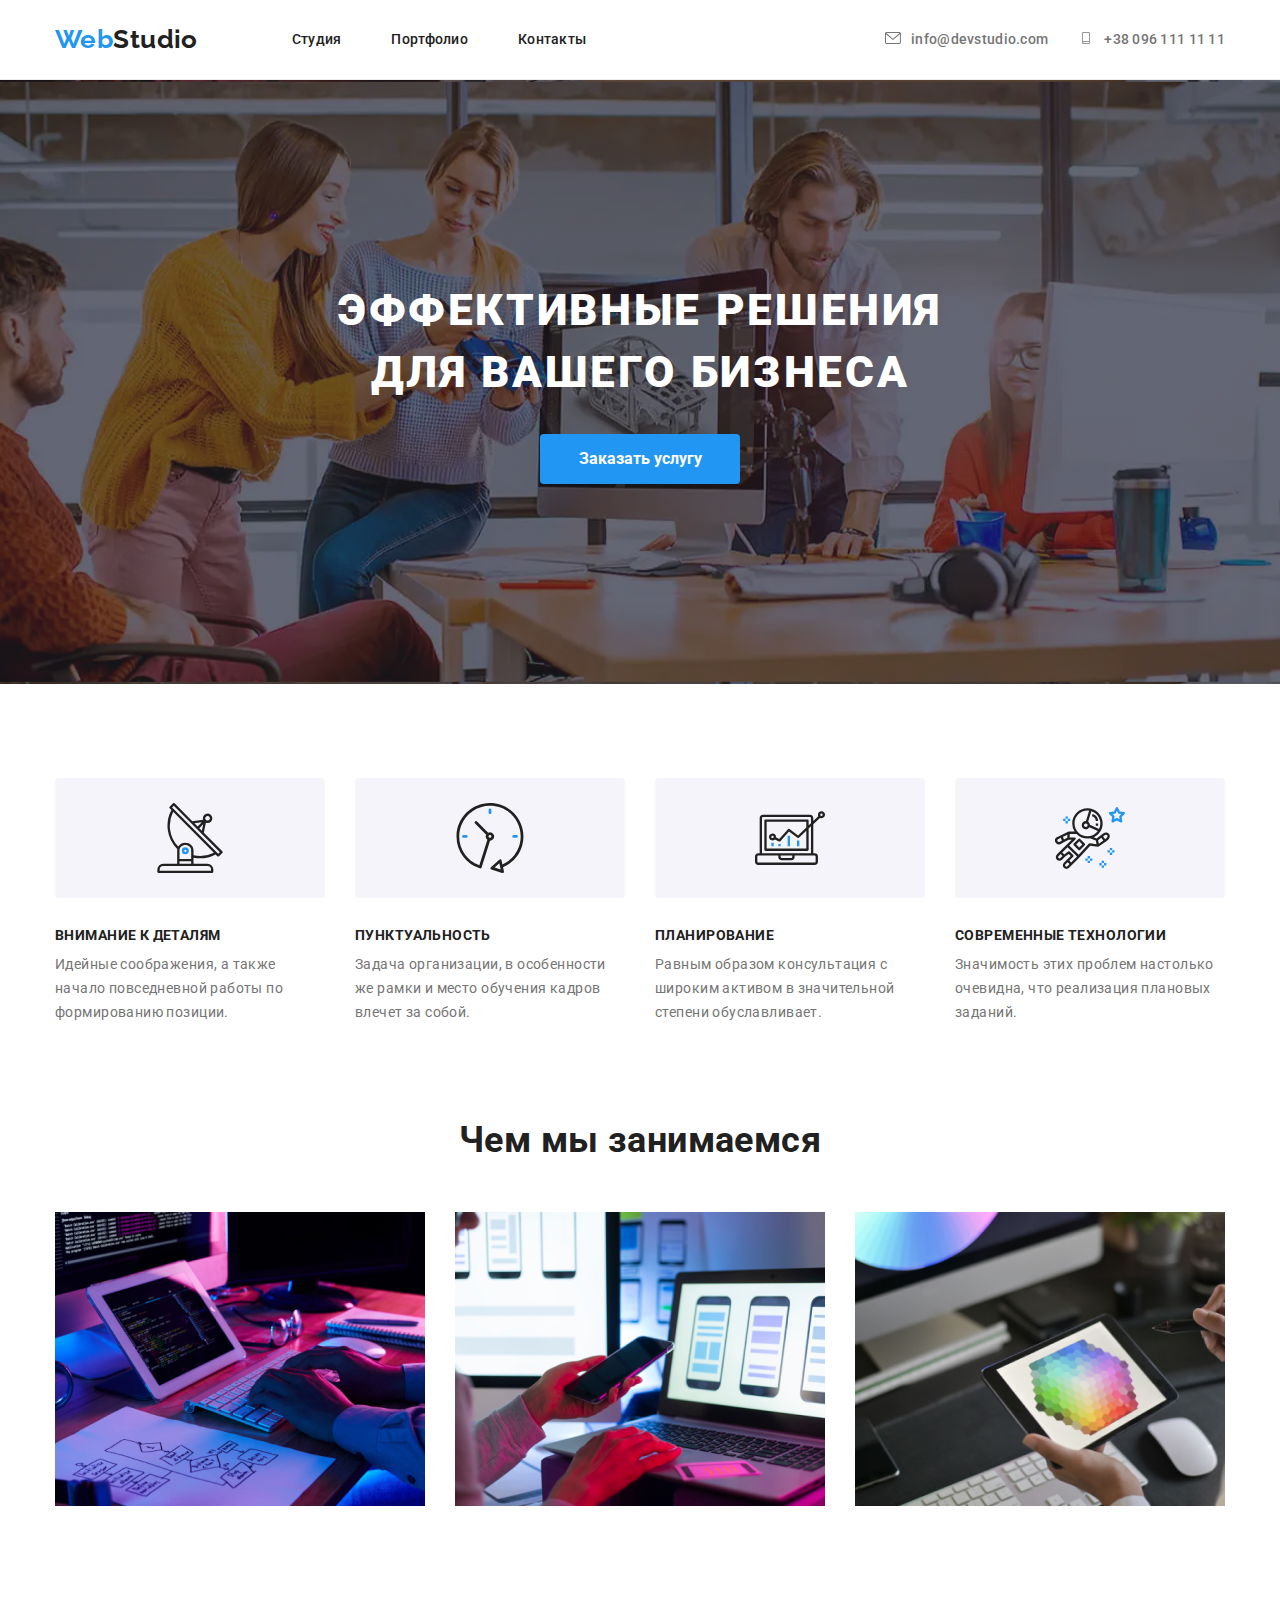
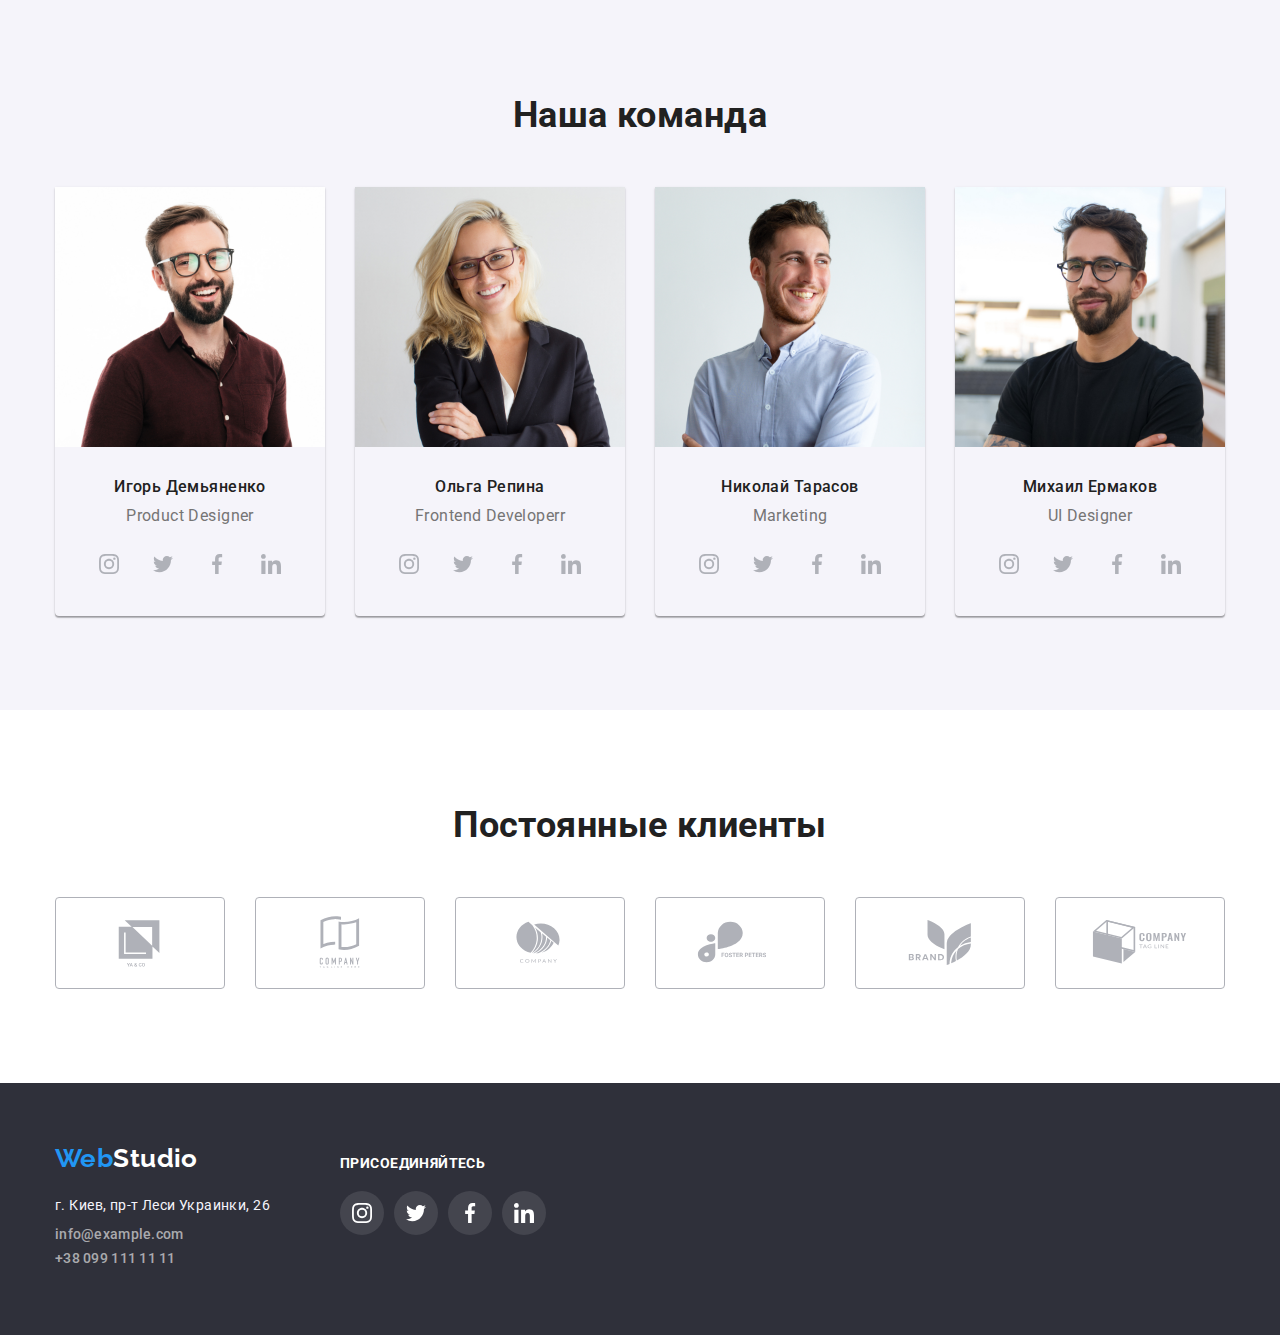
<file: index.html>
<!DOCTYPE html>
<html lang="ru">
   <head>
      <meta charset="UTF-8" />
      <meta http-equiv="X-UA-Compatible" content="IE=edge" />
      <meta name="viewport" content="width=device-width, initial-scale=1.0" />
      <title>Студия</title>
      <link
         href="https://fonts.googleapis.com/css2?family=Raleway:wght@700&family=Roboto:wght@400;500;700&display=swap"
         rel="stylesheet"
      />
      <link
         rel="stylesheet"
         href="https://cdnjs.cloudflare.com/ajax/libs/modern-normalize/1.1.0/modern-normalize.min.css"
      />
      <link rel="stylesheet" href="./css/style.css" />
   </head>
   <body>
      <!-- --- HEADER --- -->
      <header class="page-header">
         <div class="container container-header">
            <nav class="nav-menu">
               <a href="./index.html" class="logo"><span class="accent">Web</span>Studio</a>
               <ul class="site-nav">
                  <li class="item"><a href="./index.html" class="link link-studio">Студия</a></li>
                  <li class="item"><a href="./portfolio.html" class="link">Портфолио</a></li>
                  <li class="item"><a href="#" class="link">Контакты</a></li>
               </ul>
            </nav>
            <ul class="contacts-nav contacts-nav-header">
               <li class="item">
                  <a class="link link-mail" href="mailto:info@devstudio.com"
                     ><svg class="logo-header" width="16" height="12">
                        <use href="./images/symbol-defs.svg#icon-envelope"></use></svg
                     >info@devstudio.com</a
                  >
               </li>
               <li class="item">
                  <a class="link link-tel" href="tel:+380991111111"
                     ><svg class="logo-header" width="16" height="12">
                        <use href="./images/symbol-defs.svg#icon-smartphone"></use></svg
                     >+38 096 111 11 11</a
                  >
               </li>
            </ul>
         </div>
      </header>
      <main>
         <!-- --- HERO --- -->
         <section class="hero section">
            <div class="container container-hero">
               <h1 class="title">Эффективные решения для вашего бизнеса</h1>
               <button type="button" class="button hero-button">Заказать услугу</button>
            </div>
         </section>
         <!-- --- BENEFITS --- -->
         <section class="section benefits-section">
            <div class="container container-benefits">
               <h2 class="hidden-header">Наши преимущества</h2>
               <ul class="list benefits-logos">
                  <li class="benefits-logo-item">
                     <svg class="benefits-logo" width="70" height="70">
                        <use href="./images/symbol-defs.svg#icon-antenna"></use>
                     </svg>
                  </li>
                  <li class="list benefits-logo-item">
                     <svg class="benefits-logo" width="70" height="70">
                        <use href="./images/symbol-defs.svg#icon-clock"></use>
                     </svg>
                  </li>
                  <li class="list benefits-logo-item">
                     <svg class="benefits-logo" width="70" height="70">
                        <use href="./images/symbol-defs.svg#icon-diagram"></use>
                     </svg>
                  </li>
                  <li class="list benefits-logo-item">
                     <svg class="benefits-logo" width="70" height="70">
                        <use href="./images/symbol-defs.svg#icon-astronaut"></use>
                     </svg>
                  </li>
               </ul>
               <ul class="ul-img benefits-list">
                  <li class="benefits-item">
                     <h3 class="benefits-subtitle">Внимание к деталям</h3>
                     <p class="benefits-text">
                        Идейные соображения, а также начало повседневной работы по формированию
                        позиции.
                     </p>
                  </li>
                  <li class="benefits-item">
                     <h3 class="benefits-subtitle">Пунктуальность</h3>
                     <p class="benefits-text">
                        Задача организации, в особенности же рамки и место обучения кадров влечет за
                        собой.
                     </p>
                  </li>
                  <li class="benefits-item">
                     <h3 class="benefits-subtitle">Планирование</h3>
                     <p class="benefits-text">
                        Равным образом консультация с широким активом в значительной степени
                        обуславливает.
                     </p>
                  </li>
                  <li class="benefits-item">
                     <h3 class="benefits-subtitle">Современные технологии</h3>
                     <p class="benefits-text">
                        Значимость этих проблем настолько очевидна, что реализация плановых заданий.
                     </p>
                  </li>
               </ul>
            </div>
         </section>
         <section class="section section-about">
            <div class="container about-container">
               <h2 class="section-title about-title">Чем мы занимаемся</h2>
               <ul class="ul-img about-list">
                  <li class="about-item">
                     <img
                        src="./images/present-section/box-1.jpg"
                        alt="Програмирование"
                        width="370"
                     />
                  </li>
                  <li class="about-item">
                     <img src="./images/present-section/box-2.png" alt="Макет" width="370" />
                  </li>
                  <li class="about-item">
                     <img src="./images/present-section/box-3.png" alt="Дизайн" width="370" />
                  </li>
               </ul>
            </div>
         </section>
         <section class="section section-team">
            <div class="container container-team">
               <h2 class="section-title team-title">Наша команда</h2>
               <ul class="ul-img team-list">
                  <li class="team-item">
                     <img src="./images/team/img.jpg" alt="Дизайнер" width="270" />
                     <div class="team-info">
                        <h3 class="team-member-name">Игорь Демьяненко</h3>
                        <p class="team-member-title">Product Designer</p>
                        <ul class="socials list">
                           <li class="socials-items">
                              <a class="socials-link" href=""
                                 ><svg width="20" height="20">
                                    <use
                                       class="socials-icon"
                                       href="./images/symbol-defs.svg#icon-instagram"
                                    ></use></svg
                              ></a>
                           </li>
                           <li class="socials-items">
                              <a class="socials-link" href=""
                                 ><svg width="20" height="20">
                                    <use
                                       class="socials-icon"
                                       href="./images/symbol-defs.svg#icon-twitter"
                                    ></use></svg
                              ></a>
                           </li>
                           <li class="socials-items">
                              <a class="socials-link" href=""
                                 ><svg width="20" height="20">
                                    <use
                                       class="socials-icon"
                                       href="./images/symbol-defs.svg#icon-facebook"
                                    ></use></svg
                              ></a>
                           </li>
                           <li class="socials-items">
                              <a class="socials-link" href=""
                                 ><svg width="20" height="20">
                                    <use
                                       class="socials-icon"
                                       href="./images/symbol-defs.svg#icon-linkedin"
                                    ></use></svg
                              ></a>
                           </li>
                        </ul>
                     </div>
                  </li>
                  <li class="team-item">
                     <img src="./images/team/img-1.jpg" alt="Разработчик" width="270" />
                     <div class="team-info">
                        <h3 class="team-member-name">Ольга Репина</h3>
                        <p class="team-member-title">Frontend Developerr</p>
                        <ul class="socials list">
                           <li class="socials-items">
                              <a class="socials-link" href=""
                                 ><svg width="20" height="20">
                                    <use
                                       class="socials-icon"
                                       href="./images/symbol-defs.svg#icon-instagram"
                                    ></use></svg
                              ></a>
                           </li>
                           <li class="socials-items">
                              <a class="socials-link" href=""
                                 ><svg width="20" height="20">
                                    <use
                                       class="socials-icon"
                                       href="./images/symbol-defs.svg#icon-twitter"
                                    ></use></svg
                              ></a>
                           </li>
                           <li class="socials-items">
                              <a class="socials-link" href=""
                                 ><svg width="20" height="20">
                                    <use
                                       class="socials-icon"
                                       href="./images/symbol-defs.svg#icon-facebook"
                                    ></use></svg
                              ></a>
                           </li>
                           <li class="socials-items">
                              <a class="socials-link" href=""
                                 ><svg width="20" height="20">
                                    <use
                                       class="socials-icon"
                                       href="./images/symbol-defs.svg#icon-linkedin"
                                    ></use></svg
                              ></a>
                           </li>
                        </ul>
                     </div>
                  </li>
                  <li class="team-item">
                     <img src="./images/team/img-2.jpg" alt="Маркетолог" width="270" />
                     <div class="team-info">
                        <h3 class="team-member-name">Николай Тарасов</h3>
                        <p class="team-member-title">Marketing</p>
                        <ul class="socials list">
                           <li class="socials-items">
                              <a class="socials-link" href=""
                                 ><svg width="20" height="20">
                                    <use
                                       class="socials-icon"
                                       href="./images/symbol-defs.svg#icon-instagram"
                                    ></use></svg
                              ></a>
                           </li>
                           <li class="socials-items">
                              <a class="socials-link" href=""
                                 ><svg width="20" height="20">
                                    <use
                                       class="socials-icon"
                                       href="./images/symbol-defs.svg#icon-twitter"
                                    ></use></svg
                              ></a>
                           </li>
                           <li class="socials-items">
                              <a class="socials-link" href=""
                                 ><svg width="20" height="20">
                                    <use
                                       class="socials-icon"
                                       href="./images/symbol-defs.svg#icon-facebook"
                                    ></use></svg
                              ></a>
                           </li>
                           <li class="socials-items">
                              <a class="socials-link" href=""
                                 ><svg width="20" height="20">
                                    <use
                                       class="socials-icon"
                                       href="./images/symbol-defs.svg#icon-linkedin"
                                    ></use></svg
                              ></a>
                           </li>
                        </ul>
                     </div>
                  </li>
                  <li class="team-item">
                     <img src="./images/team/img-3.jpg" alt="Дизайнер интерфейсов" width="270" />

                     <div class="team-info">
                        <h3 class="team-member-name">Михаил Ермаков</h3>
                        <p class="team-member-title">UI Designer</p>
                        <ul class="socials list">
                           <li class="socials-items">
                              <a class="socials-link" href=""
                                 ><svg width="20" height="20">
                                    <use
                                       class="socials-icon"
                                       href="./images/symbol-defs.svg#icon-instagram"
                                    ></use></svg
                              ></a>
                           </li>
                           <li class="socials-items">
                              <a class="socials-link" href=""
                                 ><svg width="20" height="20">
                                    <use
                                       class="socials-icon"
                                       href="./images/symbol-defs.svg#icon-twitter"
                                    ></use></svg
                              ></a>
                           </li>
                           <li class="socials-items">
                              <a class="socials-link" href=""
                                 ><svg width="20" height="20">
                                    <use
                                       class="socials-icon"
                                       href="./images/symbol-defs.svg#icon-facebook"
                                    ></use></svg
                              ></a>
                           </li>
                           <li class="socials-items">
                              <a class="socials-link" href=""
                                 ><svg width="20" height="20">
                                    <use
                                       class="socials-icon"
                                       href="./images/symbol-defs.svg#icon-linkedin"
                                    ></use></svg
                              ></a>
                           </li>
                        </ul>
                     </div>
                  </li>
               </ul>
            </div>
         </section>
         <!-- CLIents -->
         <section class="clients section">
            <h2 class="section-title clients-title">Постоянные клиенты</h2>
            <ul class="clients-list list">
               <li class="clients-item">
                  <a href="" class="link client-link"
                     ><svg class="clients-logo" width="106" height="60">
                        <use href="./images/symbol-defs.svg#icon-logo-1"></use></svg
                  ></a>
               </li>

               <li class="clients-item">
                  <a href="" class="link client-link"
                     ><svg class="clients-logo" width="106" height="60">
                        <use href="./images/symbol-defs.svg#icon-logo-2"></use></svg
                  ></a>
               </li>

               <li class="clients-item">
                  <a href="" class="link client-link"
                     ><svg class="clients-logo" width="106" height="60">
                        <use href="./images/symbol-defs.svg#icon-logo-3"></use></svg
                  ></a>
               </li>

               <li class="clients-item">
                  <a href="" class="link client-link"
                     ><svg class="clients-logo" width="106" height="60">
                        <use href="./images/symbol-defs.svg#icon-logo-4"></use></svg
                  ></a>
               </li>

               <li class="clients-item">
                  <a href="" class="link client-link"
                     ><svg class="clients-logo" width="106" height="60">
                        <use href="./images/symbol-defs.svg#icon-logo-5"></use></svg
                  ></a>
               </li>

               <li class="clients-item">
                  <a href="" class="link client-link"
                     ><svg class="clients-logo" width="106" height="60">
                        <use href="./images/symbol-defs.svg#icon-logo-6"></use></svg
                  ></a>
               </li>
            </ul>
         </section>
      </main>
      <footer class="footer">
         <div class="container container-footer">
            <div class="left-container">
               <a href="./index.html" class="logo"
                  ><span class="accent">Web</span><span class="white-logo">Studio</span></a
               >
               <address class="address">г. Киев, пр-т Леси Украинки, 26</address>
               <ul class="contacts-nav contacts-nav-footer">
                  <li class="futter-items">
                     <a href="mailto:info@devstudio.com" class="link link-footer"
                        >info@example.com</a
                     >
                  </li>
                  <li class="futter-items">
                     <a href="tel:+380991111111" class="link link-footer">+38 099 111 11 11</a>
                  </li>
               </ul>
            </div>
            <div class="right-container">
               <h2 class="fotter-title">присоединяйтесь</h2>
              <ul class="socials list socials-futter">
                           <li class="socials-items ">
                              <a class="socials-link" href=""
                                 ><svg width="20" height="20">
                                    <use
                                       class="socials-icon"
                                       href="./images/symbol-defs.svg#icon-instagram"
                                    ></use></svg
                              ></a>
                           </li>
                           <li class="socials-items">
                              <a class="socials-link" href=""
                                 ><svg width="20" height="20">
                                    <use
                                       class="socials-icon"
                                       href="./images/symbol-defs.svg#icon-twitter"
                                    ></use></svg
                              ></a>
                           </li>
                           <li class="socials-items">
                              <a class="socials-link" href=""
                                 ><svg width="20" height="20">
                                    <use
                                       class="socials-icon"
                                       href="./images/symbol-defs.svg#icon-facebook"
                                    ></use></svg
                              ></a>
                           </li>
                           <li class="socials-items">
                              <a class="socials-link" href=""
                                 ><svg width="20" height="20">
                                    <use
                                       class="socials-icon"
                                       href="./images/symbol-defs.svg#icon-linkedin"
                                    ></use></svg
                              ></a>
                           </li>
                        </ul> 
            </div>
         </div>
      </footer>
   </body>
</html>
</file>
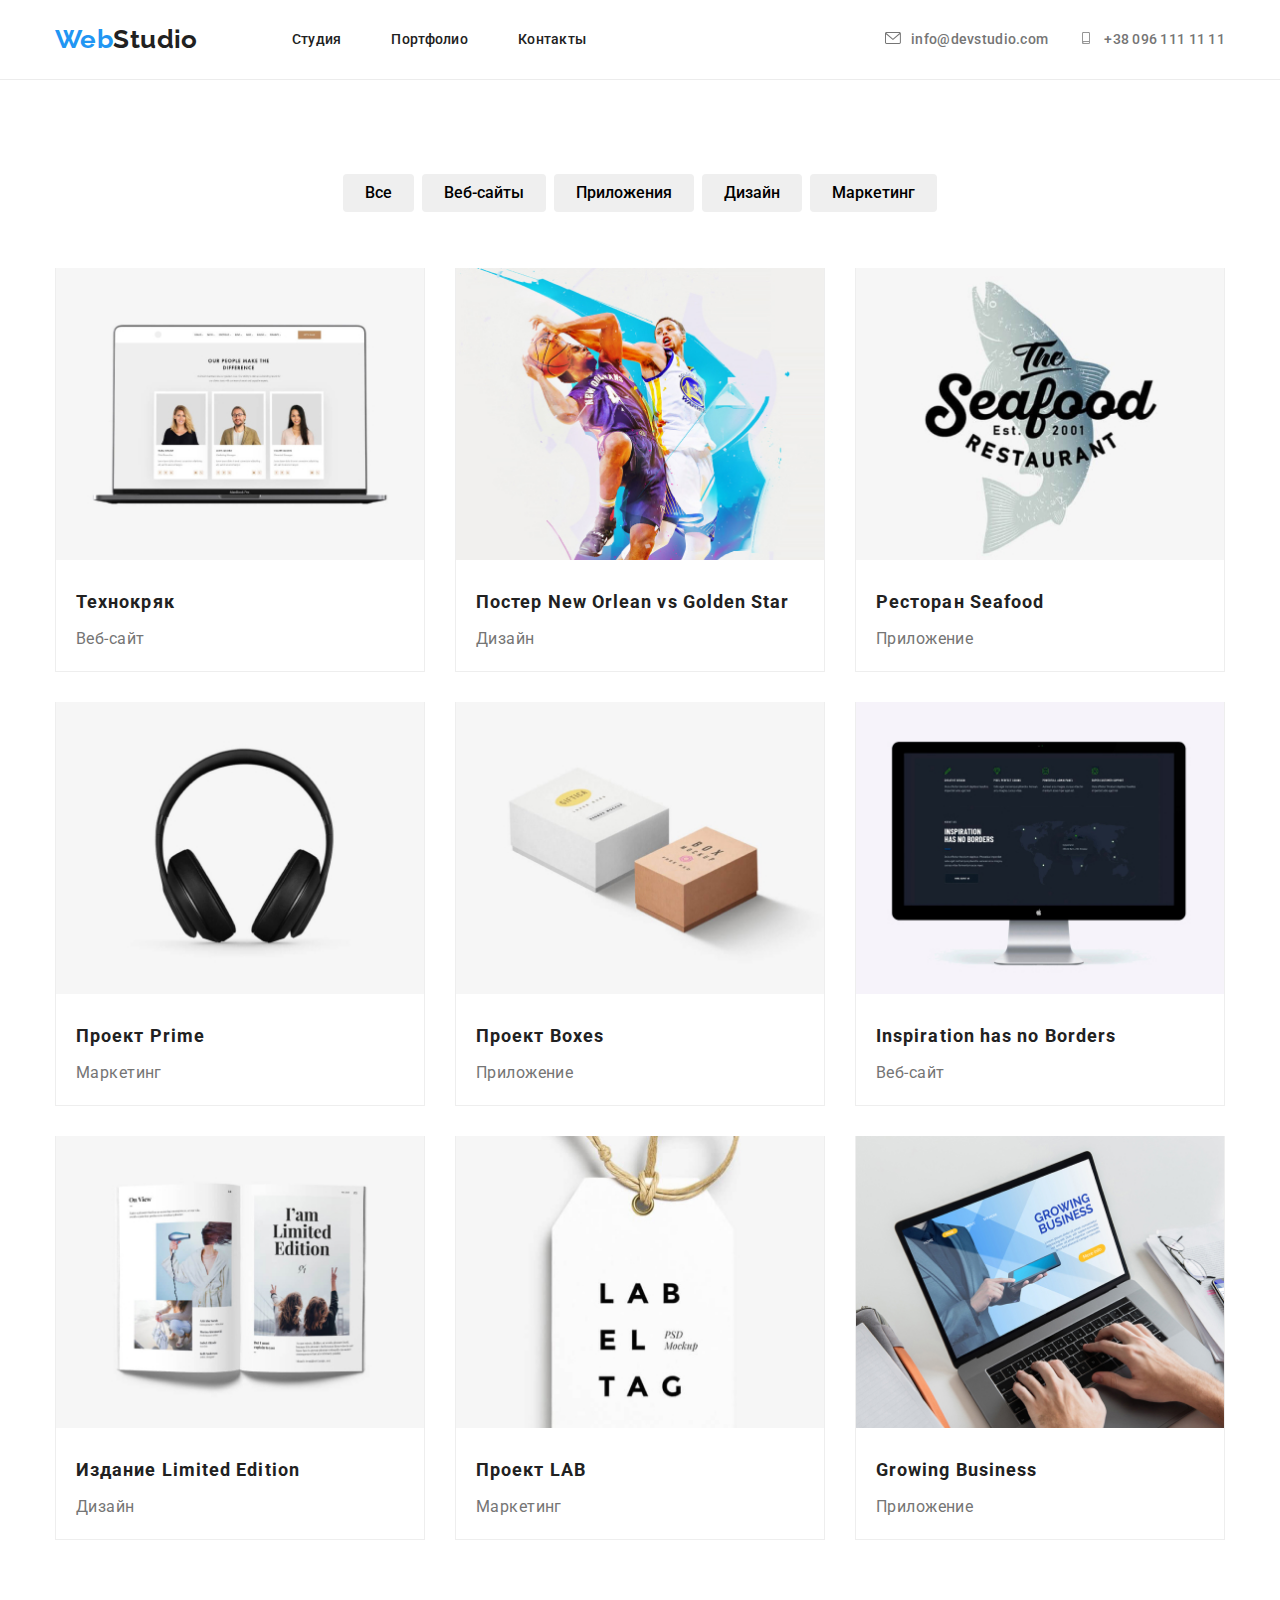
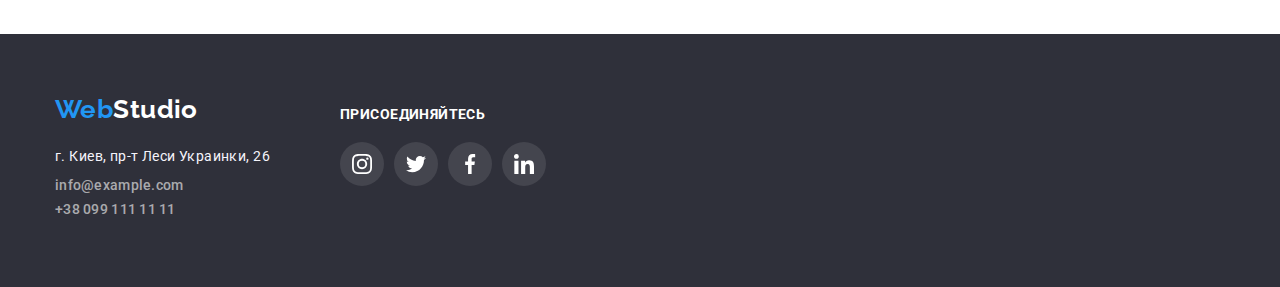
<file: portfolio.html>
<!DOCTYPE html>
<html lang="ru">
   <head>
      <meta charset="UTF-8" />
      <meta http-equiv="X-UA-Compatible" content="IE=edge" />
      <meta name="viewport" content="width=device-width, initial-scale=1.0" />
      <title>Портфолио</title>
      <link
         href="https://fonts.googleapis.com/css2?family=Raleway:wght@700&family=Roboto:wght@400;500;700&display=swap"
         rel="stylesheet"
      />
      <link
         rel="stylesheet"
         href="https://cdnjs.cloudflare.com/ajax/libs/modern-normalize/1.1.0/modern-normalize.min.css"
      />
      <link rel="stylesheet" href="./css/style.css" />
   </head>
   <body>
      <header class="page-header">
         <div class="container container-header">
            <nav class="nav-menu">
               <a href="./index.html" class="logo"><span class="accent">Web</span>Studio</a>
               <ul class="site-nav">
                  <li class="item"><a href="./index.html" class="link ">Студия</a></li>
                  <li class="item"><a href="./portfolio.html" class="link link-portfolio">Портфолио</a></li>
                  <li class="item"><a href="#" class="link">Контакты</a></li>
               </ul>
            </nav>
            <ul class="contacts-nav contacts-nav-header">
               <li class="item">
                  <a class="link link-mail" href="mailto:info@devstudio.com"
                     ><svg class="logo-header" width="16" height="12">
                        <use href="./images/symbol-defs.svg#icon-envelope"></use></svg
                     >info@devstudio.com</a
                  >
               </li>
               <li class="item">
                  <a class="link link-tel" href="tel:+380991111111"
                     ><svg class="logo-header" width="16" height="12">
                        <use href="./images/symbol-defs.svg#icon-smartphone"></use></svg
                     >+38 096 111 11 11</a
                  >
               </li>
            </ul>
         </div>
      </header>
      <main>
         <section class="section section-portfolio">
            <div class="container">
               <h1 class="hidden-header">Портфолио</h1>
               <ul class="ul-img list-button">
                  <li class="button-item">
                     <button type="button" class="botton portfolio-button portfolio-button-all">
                        Все
                     </button>
                  </li>
                  <li class="button-item">
                     <button type="button" class="botton portfolio-button portfolio-button-web">
                        Веб-сайты
                     </button>
                  </li>
                  <li class="button-item">
                     <button type="button" class="botton portfolio-button portfolio-button-app">
                        Приложения
                     </button>
                  </li>
                  <li class="button-item">
                     <button type="button" class="botton portfolio-button portfolio-button-desing">
                        Дизайн
                     </button>
                  </li>
                  <li class="button-item">
                     <button
                        type="button"
                        class="botton portfolio-button portfolio-button-marketing"
                     >
                        Маркетинг
                     </button>
                  </li>
               </ul>

               <ul class="ul-img portfolio-list">
                  <li class="portfolio">
                     <a href="#" class="portfolio-example"
                        ><img src="./images/portfolio-page/img-1.jpg" alt="Технокряк" width="370" />
                        <div class="portfolio-info">
                           <h2 class="portfolio-header">Технокряк</h2>
                           <p class="portfolio-text">Веб-сайт</p>
                        </div></a
                     >
                  </li>
                  <li class="portfolio">
                     <a href="" class="portfolio-example"
                        ><img src="./images/portfolio-page/img-2.jpg" alt="Постер" width="370" />
                        <div class="portfolio-info"><h2 class="portfolio-header">Постер New Orlean vs Golden Star</h2>
                        <p class="portfolio-text">Дизайн</p></div>
                        </a
                     >
                  </li>
                  <li class="portfolio">
                     <a href="" class="portfolio-example"
                        ><img src="./images/portfolio-page/img-3.jpg" alt="Ресторан" width="370" />
                        <div class="portfolio-info"><h2 class="portfolio-header">Ресторан Seafood</h2>
                        <p class="portfolio-text">Приложение</p></div>
                        </a
                     >
                  </li>
                  <li class="portfolio">
                     <a href="" class="portfolio-example"
                        ><img src="./images/portfolio-page/img-4.jpg" alt="Проект" width="370" />
                        <div class="portfolio-info">
                           <h2 class="portfolio-header">Проект Prime</h2>
                           <p class="portfolio-text">Маркетинг</p>
                        </div></a
                     >
                  </li>
                  <li class="portfolio">
                     <a href="" class="portfolio-example"
                        ><img
                           src="./images/portfolio-page/img-5.jpg"
                           alt="Проект коробка"
                           width="370"
                        />
                        <div class="portfolio-info">
                           <h2 class="portfolio-header">Проект Boxes</h2>
                           <p class="portfolio-text">Приложение</p>
                        </div></a
                     >
                  </li>
                  <li class="portfolio">
                     <a href="" class="portfolio-example"
                        ><img src="./images/portfolio-page/img-6.jpg" alt="Веб-сайт" width="370" />
                        <div class="portfolio-info">
                           <h2 class="portfolio-header">Inspiration has no Borders</h2>
                           <p class="portfolio-text">Веб-сайт</p>
                        </div>
                     </a>
                  </li>
                  <li class="portfolio">
                     <a href="" class="portfolio-example"
                        ><img src="./images/portfolio-page/img-7.jpg" alt="Газета" width="370" />
                        <div class="portfolio-info">
                           <h2 class="portfolio-header">Издание Limited Edition</h2>
                           <p class="portfolio-text">Дизайн</p>
                        </div>
                     </a>
                  </li>
                  <li class="portfolio">
                     <a href="" class="portfolio-example"
                        ><img src="./images/portfolio-page/img-8.jpg" alt="Лаб" width="370" />
                        <div class="portfolio-info">
                           <h2 class="portfolio-header">Проект LAB</h2>
                           <p class="portfolio-text">Маркетинг</p>
                        </div>
                     </a>
                  </li>
                  <li class="portfolio">
                     <a href="" class="portfolio-example"
                        ><img src="./images/portfolio-page/img-9.jpg" alt="Бизнес" width="370" />
                        <div class="portfolio-info">
                           <h2 class="portfolio-header">Growing Business</h2>
                           <p class="portfolio-text">Приложение</p>
                        </div>
                     </a>
                  </li>
               </ul>
            </div>
         </section>
      </main>
      <footer class="footer">
         <div class="container container-footer">
            <div class="left-container">
               <a href="./index.html" class="logo"
                  ><span class="accent">Web</span><span class="white-logo">Studio</span></a
               >
               <address class="address">г. Киев, пр-т Леси Украинки, 26</address>
               <ul class="contacts-nav contacts-nav-footer">
                  <li class="futter-items">
                     <a href="mailto:info@devstudio.com" class="link link-footer"
                        >info@example.com</a
                     >
                  </li>
                  <li class="futter-items">
                     <a href="tel:+380991111111" class="link link-footer">+38 099 111 11 11</a>
                  </li>
               </ul>
            </div>
            <div class="right-container">
               <h2 class="fotter-title">присоединяйтесь</h2>
              <ul class="socials list socials-futter">
                           <li class="socials-items ">
                              <a class="socials-link" href=""
                                 ><svg width="20" height="20">
                                    <use
                                       class="socials-icon"
                                       href="./images/symbol-defs.svg#icon-instagram"
                                    ></use></svg
                              ></a>
                           </li>
                           <li class="socials-items">
                              <a class="socials-link" href=""
                                 ><svg width="20" height="20">
                                    <use
                                       class="socials-icon"
                                       href="./images/symbol-defs.svg#icon-twitter"
                                    ></use></svg
                              ></a>
                           </li>
                           <li class="socials-items">
                              <a class="socials-link" href=""
                                 ><svg width="20" height="20">
                                    <use
                                       class="socials-icon"
                                       href="./images/symbol-defs.svg#icon-facebook"
                                    ></use></svg
                              ></a>
                           </li>
                           <li class="socials-items">
                              <a class="socials-link" href=""
                                 ><svg width="20" height="20">
                                    <use
                                       class="socials-icon"
                                       href="./images/symbol-defs.svg#icon-linkedin"
                                    ></use></svg
                              ></a>
                           </li>
                        </ul> 
            </div>
         </div>
      </footer>
   </body>
</html>
</file>
<file: css/style.css>
/*Основной цвет текста #212121 */
/*Вторичный цвет текста #757575 */
/*Белый #E5E5E5 */
/*Акцент #2196F3 */
:root {
   --primary-text-color: #212121;
   --secondary-text-color: #757575;
   --gray-bg-section: #f5f4fa;
   --white-bg: #e5e5e5;
   --accent-color: #2196f3;
   --white-text: #ffffff;
   --gray-bd-test: #2f303a;
   --socials-color: #afb1b8;
   --primary-letter-spacing: 0.03em;
   --secondary-letter-spacing: 0.02em;
   --primary-font-size: 14px;
   --secondary-font-size: 16px;
}
html {
   box-sizing: border-box;
}
*,
*::after,
*::before {
   box-sizing: inherit;
}
.container {
   width: 1200px;
   padding: 0 15px;
   margin: 0 auto;
}
h1,
h2,
h3,
h4,
h5,
h6,
p {
   margin: 0;
   padding: 0;
}
ul {
   margin: 0;
   padding: 0;
}

/*link*/
.link {
   text-decoration: none;
   color: inherit;
}
/*list*/
.list {
   list-style: none;
   padding-left: 0;
   margin: 0;
}
img {
   display: block;
   max-width: 100%;
   height: auto;
}
.botton {
   border-radius: 4px;
   border: none;
}
/*Body*/
body {
   background-color: var(--white-text);
   color: var(--primary-text-color);
   letter-spacing: var(--primary-letter-spacing);
   font-size: var(--primary-font-size);

   font-family: 'Roboto', sans-serif;
}
/*Logo*/
.logo {
   font-family: Raleway, sans-serif;
   font-weight: 700;
   font-size: 26px;
   line-height: 1.2;
   color: var(--primary-text-color);
   text-decoration: none;
}
.logo .accent {
   color: var(--accent-color);
}
.logo .white-logo {
   color: var(--white-text);
}
/* ----------------HEADER------------- */

/*nav-site*/
.page-header {
   border-bottom: 1px solid #ececec;
}
.container-header {
   display: flex;
   justify-content: space-between;
   align-items: center;
}
.nav-menu {
   align-items: center;
   display: flex;
}
.nav-menu > .logo {
   margin-right: 94px;
}
.site-nav {
   list-style-type: none;
   display: flex;
   column-gap: 50px;
}
.site-nav .link {
   display: block;
   color: var(--primary-text-color);
   text-decoration: none;
   font-weight: 500;

   line-height: 1.1;
   letter-spacing: var(--secondary-letter-spacing);

   padding-top: 32px;
   padding-bottom: 32px;
}

.site-nav .link:hover,
.site-nav .link:focus {
   color: var(--accent-color);
}
.site-nav .link-studio:visited {
   color: var(--accent-color);
}
.site-nav .link-portfolio:visited {
   color: var(--accent-color);
}

/*nav-contacts*/
.contacts-nav-header {
   display: flex;
   column-gap: 30px;
}
.contacts-nav {
   list-style-type: none;
}
.contacts-nav > .item {
}

.contacts-nav .link {
   color: var(--secondary-text-color);
   text-decoration: none;
   font-weight: 500;
   padding: 10px 0;
   line-height: 1.1;
   letter-spacing: var(--secondary-letter-spacing);

   display: block;
   padding-top: 32px;
   padding-bottom: 32px;
}
.contacts-nav .link:hover,
.contacts-nav .link:focus {
   color: var(--accent-color);
}

.link-tel,
.link-mail {
   display: inline-flex;
   justify-content: center;
   align-content: center;
}
.logo-header {
   fill: currentColor;
   margin-right: 10px;
}

/*HERO*/

.hero.section {
   max-width: 1600px;
   margin-right: auto;
   margin-left: auto;
   background-image: linear-gradient(rgba(47, 48, 58, 0.4), rgba(47, 48, 58, 0.4)),
      url(../images/bg-hero/img.webp);
   background-position: center;
   border-style: cover;
   display: flex;
   background-color: var(--gray-bd-test);
   justify-content: center;
   align-items: center;
   padding-top: 200px;
   padding-bottom: 200px;
}
.container-hero {
   display: flex;
   flex-direction: column;
   align-items: center;
   text-align: center;
}
.hero .title {
   color: var(--white-text);
   font-weight: 900;
   font-size: 44px;
   line-height: 1.4;
   letter-spacing: 0.06em;
   text-transform: uppercase;
   width: 700px;
   margin-bottom: 30px;
}
.hero-button {
   color: var(--white-text);
   background-color: var(--accent-color);
   font-weight: 700;
   font-size: var(--secondary-font-size);
   line-height: 1.9;
   border-radius: 4px;
   border: none;
   min-width: 200px;
   padding: 10px 32px;
}

/*Section*/
.section {
   padding-top: 94px;
   padding-bottom: 94px;
}
.section p {
   color: var(--secondary-text-color);
}
.section-title {
   font-weight: 700;
   font-size: 36px;
   line-height: 1.2;
   text-align: center;
}

/*BENEFITS*/
.benefits-logos {
   display: flex;
   justify-content: center;
   align-items: center;
   gap: 30px;
   margin-bottom: 30px;
}
.benefits-logo-item {
   width: 270px;
   height: 120px;

   display: flex;
   justify-content: center;
   align-items: center;
   background-color: rgba(245, 244, 250, 1);
   border-radius: 4px;
}

.benefits-section {
   padding-bottom: 0;
}
.container-benefits {
}
.benefits-list {
   display: flex;
   column-gap: 30px;
}
.benefits-item {
   width: 270px;
}

.benefits-subtitle {
   line-height: 1.1;
   text-transform: uppercase;
   font-size: 14px;
}
.benefits-text {
   line-height: 1.7;
   margin-top: 10px;
}
/* ABOUT */
.section-about {
}

.about-container {
}
.about-title {
   margin-bottom: 50px;
}
.about-list {
   justify-content: space-between;
   display: flex;
}

/*TEAM*/
.socials {
   margin-top: 16px;
   display: flex;
   justify-content: center;
   align-items: center;
   gap: 10px;
}
.socials-items {
   width: 44px;
   height: 44px;
}

.socials-link {
   display: flex;
   width: 100%;
   height: 100%;
   border-radius: 50%;
   justify-content: center;
   align-items: center;
   color: var(--socials-color);
}
.socials-link:hover,
.socials-link:focus {
   background-color: var(--accent-color);
   color: #fff;
}
.socials-icon {
   fill: currentColor;
}

.section-team {
   background-color: var(--gray-bg-section);
}
.container-team {
}
.team-list {
   display: flex;
   justify-content: space-between;
   margin-top: 50px;
}

.team-member {
   background-color: var(--white-text);
   width: 270px;
   height: 368px;
}
.team-item {
   box-shadow: 0px 1px 3px rgba(0, 0, 0, 0.12), 0px 1px 1px rgba(0, 0, 0, 0.14),
      0px 2px 1px rgba(0, 0, 0, 0.2);
   border-radius: 0px 0px 4px 4px;
}
.team-info {
   padding: 30px 7px 30px 7px;
}
.team-member-name {
   font-weight: 500;
   font-size: var(--secondary-font-size);
   line-height: 1.2;

   text-align: center;
}
.team-member-title {
   font-size: var(--secondary-font-size);
   line-height: 1.2;
   margin-top: 10px;
   text-align: center;
}
/* CLIENTS */

.clients-list {
   display: flex;
   margin-top: 50px;
   justify-content: center;
   gap: 30px;
}

.clients-item {
   display: flex;
   width: 170px;
   height: 92px;
   border: 1px solid rgba(175, 177, 184, 1);
   border-radius: 4px;
   justify-content: center;
   align-items: center;
   color: #afb1b8;
}
.clients-item:hover,
.clients-item:focus {
   border: 1px solid var(--accent-color);
   color: var(--accent-color);
}

.client-link {
   display: flex;
   justify-content: center;
   align-items: center;
   width: 100%;
   height: 100%;
}
.clients-logo {
   fill: currentColor;
}

/*PORTFOLIO*/
.section-portfolio {
}
.list-button {
   display: flex;
   justify-content: center;
   column-gap: 8px;
}
.button-item {
}
.portfolio {
   background-color: var(--white-text);
   width: 370px;
   height: 404px;
   border-left: 1px solid #eeeeee;
   border-right: 1px solid #eeeeee;
   border-bottom: 1px solid #eeeeee;
}
.portfolio:hover,
.portfolio:focus {
   border: none;
   box-shadow: 0px 1px 1px rgba(0, 0, 0, 0.12), 0px 4px 4px rgba(0, 0, 0, 0.06),
      1px 4px 6px rgba(0, 0, 0, 0.16);
}
.portfolio-list {
   display: flex;
   flex-wrap: wrap;
   gap: 30px;
   margin-top: 56px;
}
.portfolio-info {
   padding: 24px 20px;
   
}
.portfolio-button {
   cursor: pointer;
   font-family: 'Roboto', sans-serif;
   font-weight: 500;
   font-size: var(--secondary-font-size);
   line-height: 1.6;
   text-align: center;
   padding: 6px 22px;
}
.portfolio-button:hover,
.portfolio-button:focus {
   background-color: var(--accent-color);
   color: var(--white-text);
   box-shadow: 0px 3px 1px rgba(0, 0, 0, 0.1), 0px 1px 2px rgba(0, 0, 0, 0.08), 0px 2px 2px rgba(0, 0, 0, 0.12);
   
}
.portfolio-button-all:visited {
   background-color: var(--accent-color);
   color: var(--white-text);
}
.portfolio-button-web:visited {
   background-color: var(--accent-color);
   color: var(--white-text);
}
.portfolio-button-app:visited {
   background-color: var(--accent-color);
   color: var(--white-text);
}
.portfolio-button-desing:visited {
   background-color: var(--accent-color);
   color: var(--white-text);
}
.portfolio-button-marketing:visited {
   background-color: var(--accent-color);
   color: var(--white-text);
}

.portfolio-example {
   text-decoration: none;
}
.portfolio-header {
   color: var(--primary-text-color);
   font-weight: 700;
   font-size: 18px;
   line-height: 2;

   letter-spacing: 0.06em;
}
.portfolio-text {
   font-size: var(--secondary-font-size);
   line-height: 1.9;
   margin-top: 4px;
}
/*Hidden header*/
.hidden-header {
   position: absolute;
   width: 1px;
   height: 1px;
   margin: -1px;
   border: 0;
   padding: 0;
   white-space: nowrap;
   clip-path: inset(100%);
   clip: rect(0 0 0 0);
   overflow: hidden;
}

/*ul main*/
.ul-img {
   list-style-type: none;
}

/*FOOTER*/

.footer {
   background-color: var(--gray-bd-test);
   padding-top: 60px;
   padding-bottom: 60px;
}
.footer .socials-items {
   background-color: rgba(255, 255, 255, 0.1);
   border-radius: 50%;
}
.footer .socials-icon {
   color: #fff;
   background-color: rgba(255, 255, 255, 0.1);
   border-radius: 50%;
}
.footer .social-link {
   color: #fff;
}

.footer .address {
   color: var(--gray-bg-section);
   font-style: normal;
   line-height: 1.7;
   margin-top: 20px;
   
}
.footer .link-footer {
   display: block;
   color: rgba(255, 255, 255, 0.6);
   padding: 0;
}

.container-footer {
   display: flex;
   gap: 70px;
   
}
.fotter-title {
   font-size: 14px;
   line-height: calc(16 / 14);
   letter-spacing: 0.03em;
   text-transform: uppercase;

   color: #ffffff;
   margin-bottom: 20px;
   margin-top: 12px;
}
.contacts-nav-footer{
   margin-top: 9px;
}
.futter-items {
   margin-bottom: 9px;
}
.futter-items:lastchild {
   margin-bottom: 0px;
}
</file>
